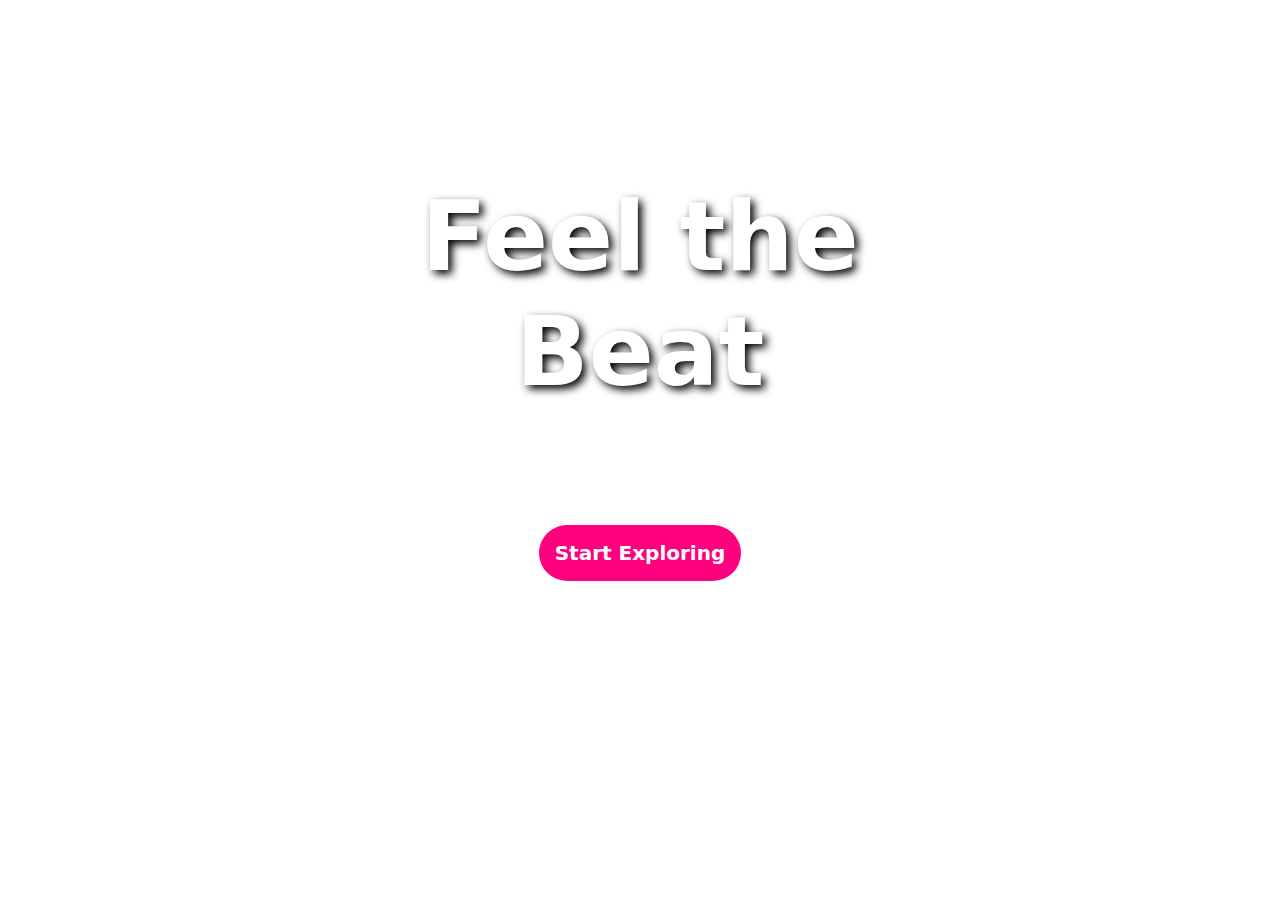
<file: index.html>
<!DOCTYPE html>
<html lang="en">

<head>
    <meta charset="UTF-8">
    <meta name="viewport" content="width=device-width, initial-scale=1.0">
    <title>Vibe Music</title>
    <!-- Bootstrap CSS -->
    <link href="https://cdn.jsdelivr.net/npm/bootstrap@5.3.1/dist/css/bootstrap.min.css" rel="stylesheet">
    <style>
        body {
            height: 100vh;
            background-image: url('https://png.pngtree.com/thumb_back/fh260/background/20230610/pngtree-woman-in-colorful-music-sound-wallpaper-image_2894117.jpg');
            background-position: center;
            background-attachment: fixed;
            background-size: cover;
            animation: fadeIn 3s ease-out; 
        }

        .hero-content {
            position: absolute;
            top: 20%;
            left: 50%;
            transform: translate(-50%);
            animation: bounceIn 2s ease-out, fadeIn 2s ease-out; /* Apply bounceIn and fadeIn to hero content */
        }

        .hero-content h1 {
            font-size: 6rem;
            text-shadow: 4px 4px 8px black;
            animation: pulse 1.5s infinite;
        }

        .btn-cta {
            background-color: #ff007f;
        }

        .btn-cta:hover {
            background-color: #ff66b3;
            transform: scale(1.1);
            box-shadow: 0px 0px 15px rgba(255, 105, 180, 0.6);
        }

        @keyframes fadeIn {
            0% {
                opacity: 0;
            }

            100% {
                opacity: 1;
            }
        }

        @keyframes bounceIn {
            0% {
                transform: translate(-50%, -2000px);
                opacity: 0;
            }

            60% {
                transform: translate(-50%, 30px);
                opacity: 1;
            }

            80% {
                transform: translate(-50%, -10px);
            }

            100% {
                transform: translate(-50%, 0);
            }
        }

        @keyframes pulse {
            0% {
                transform: scale(1);
                color: #ff007f;
            }

            50% {
                transform: scale(1.1);
                color: #ff4da6;
            }

            100% {
                transform: scale(1);
                color: #ff007f;
            }
        }
    </style>
</head>

<body>

    <div class="hero-content text-white text-center">
        <h1 class="fw-bolder">Feel the <br>Beat</h1>
        <p class="fs-4 mb-5">Your music journey starts here, discover the hottest tracks</p>
        <a href="home.html" class="p-3 text-white rounded-5 btn-cta fw-bold text-decoration-none fs-5">Start
            Exploring</a>
    </div>

    <script src="https://cdn.jsdelivr.net/npm/@popperjs/core@2.11.6/dist/umd/popper.min.js"></script>
    <script src="https://cdn.jsdelivr.net/npm/bootstrap@5.3.1/dist/js/bootstrap.min.js"></script>
</body>

</html>
</file>
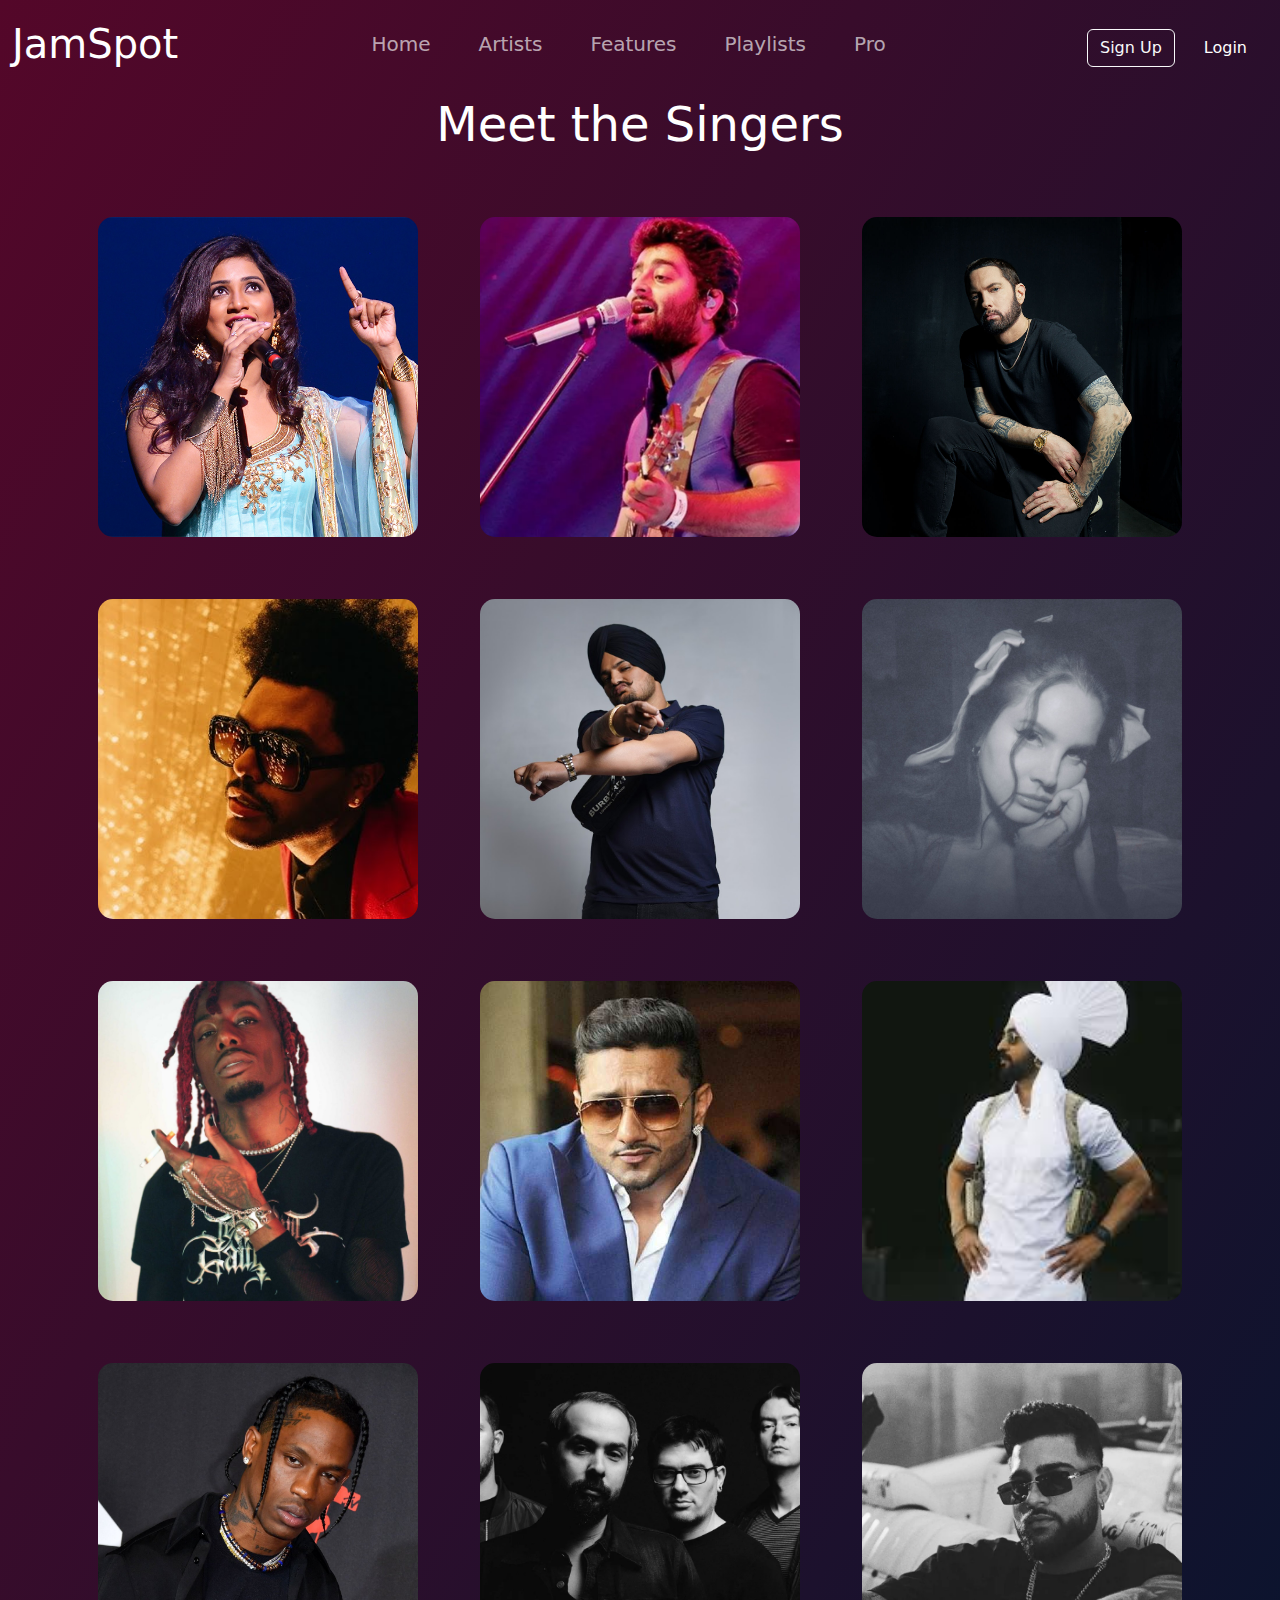
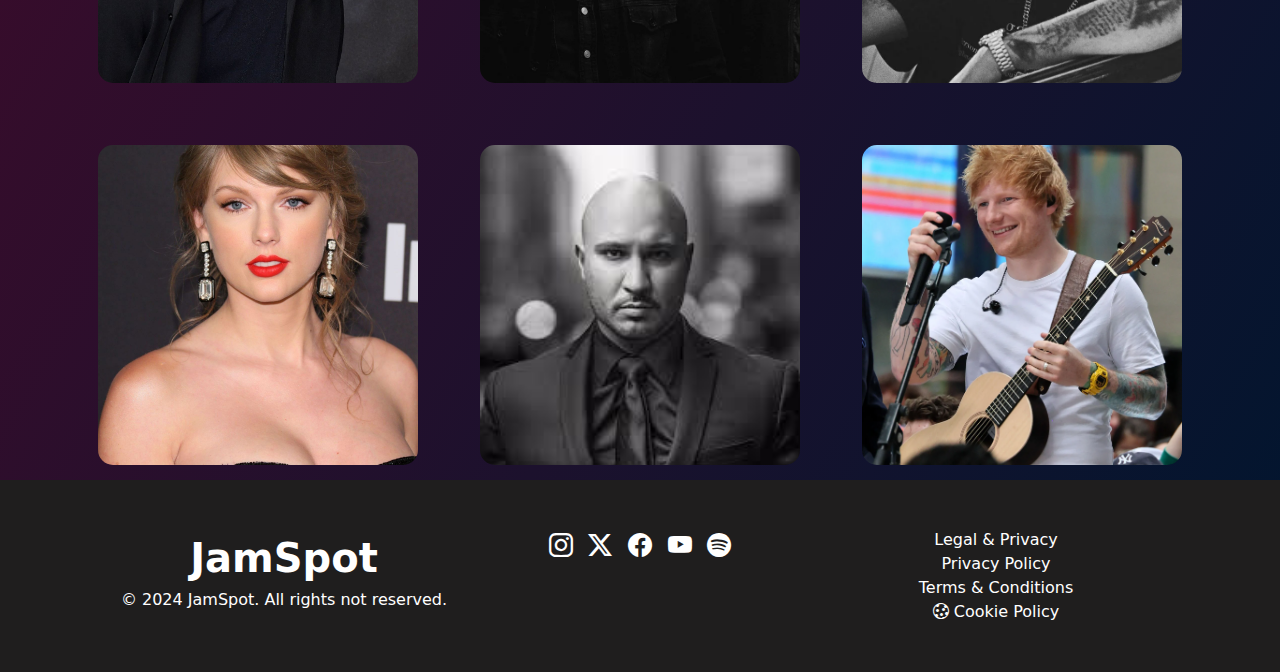
<file: artists.html>
<!DOCTYPE html>
<html lang="en" data-bs-theme = "dark">
<head>
  <meta charset="UTF-8">
  <meta name="viewport" content="width=device-width, initial-scale=1.0">
  <title>Singers Section</title>
  <link href="https://fonts.googleapis.com/css2?family=Poppins:wght@700&family=Russo+One&display=swap" rel="stylesheet">
  <link href="https://cdn.jsdelivr.net/npm/bootstrap@5.3.0-alpha1/dist/css/bootstrap.min.css" rel="stylesheet">
  <!-- Custom CSS -->
  <link href="crazy.css" rel="stylesheet">
  <style>
    body{
      background: linear-gradient(120deg, rgba(84,7,41,1) 0%, rgba(0,22,47,1) 100%);
    }

    .navbar {
      color: white;
    }

    .singers-section h2 {
      font-size: 3rem;
      margin-bottom: 3rem;
    }

    .singer-card {
      position: relative;
      margin: 15px;
      border-radius: 15px;
      overflow: hidden;
      transition: transform 0.3s ease;
    }

    .singer-card img {
      width: 100%;
      height: 100%;
      object-fit: cover;
      transition: transform 0.3s ease;
    }

    .singer-card:hover {
      transform: scale(1.05);
      box-shadow: 0 10px 20px rgba(0, 0, 0, 0.5);
    }

    .singer-card:hover img {
      transform: scale(1.1);
    }

    .singer-card .overlay {
      position: absolute;
      top: 0;
      left: 0;
      right: 0;
      bottom: 0;
      background: rgba(0, 0, 0, 0.6);
      display: flex;
      justify-content: center;
      align-items: center;
      opacity: 0;
      transition: opacity 0.3s ease;
    }

    .singer-card:hover .overlay {
      opacity: 1;
    }

    .singer-card .overlay .details h4 {
      font-size: 2rem;
      font-family: 'Russo One', sans-serif;
      margin-bottom: 10px;
    }

    .singer-card .overlay .details p {
      font-size: 1.2rem;
      margin-bottom: 15px;
    }

    .singer-gallery {
      display: flex;
      flex-wrap: wrap;
      justify-content: center;
      gap: 2rem;
    }

    .singer-card {
      width: 20rem;
      height: 20rem;
    }

  </style>
</head>
<body>

  <nav class="navbar navbar-expand-lg navbar-custom">
    <div class="container-fluid">
      <h1 id="website-name">JamSpot</h1>
      <button class="navbar-toggler btn btn-outline-dark" class="btn btn-primary" type="button"
        data-bs-toggle="offcanvas" data-bs-target="#offcanvasExample" aria-controls="offcanvasExample">
        <span class="navbar-toggler-icon"></span>
      </button>
      <div class="collapse navbar-collapse" id="navbarSupportedContent">
        <div class="d-flex justify-content-center align-items-center flex-grow-1">
          <ul class="navbar-nav list-unstyled">
            <li class="nav-item h5 p-3 "><a class="nav-link" href="home.html" id="tabs">Home</a></li>
            <li class="nav-item h5 p-3"><a class="nav-link" href="artists.html" id="tabs">Artists</a></li>
            <li class="nav-item h5 p-3"><a class="nav-link" href="features.html" id="tabs">Features</a></li>
            <li class="nav-item h5 p-3"><a class="nav-link" href="playlists.html" id="tabs">Playlists</a>
            </li>
            <li class="nav-item h5 p-3"><a class="nav-link" href="pro.html" id="tabs">Pro</a></li>
          </ul>
        </div>
        <div class="d-flex justify-content-end">
          <a href="sign.html"><button class="btn btn-outline-light m-2 join">Sign Up</button></a>
            <a href="login.html"><button class="btn m-2 join text-white">Login</button></a>
        </div>
      </div>
    </div>
    </div>
  </nav>

  <!-- this is offcanvas code -->
  <div class="container">
    <div class="offcanvas offcanvas-start" tabindex="-1" id="offcanvasExample" aria-labelledby="offcanvasExampleLabel">
      <div class="offcanvas-header">
        <h5 class="offcanvas-title" id="offcanvasExampleLabel">
          <p class="fs-2 fw-medium">JamSpot</p>
        </h5>
        <button type="button" class="btn-close" data-bs-dismiss="offcanvas" aria-label="Close"></button>

      </div>
      <div class="offcanvas-body">
        <div class="container-fluid">
          <ul class="d-flex align-items-center justify-content-center flex-column list-unstyled">
            <li class="nav-item h5 p-3 "><a class="nav-link" href="home.html" id="tabs">Home</a></li>
            <li class="nav-item h5 p-3"><a class="nav-link" href="artists.html" id="tabs">Artists</a></li>
            <li class="nav-item h5 p-3"><a class="nav-link" href="features.html" id="tabs">Features</a></li>
            <li class="nav-item h5 p-3"><a class="nav-link" href="playlists.html" id="tabs">Playlists</a>
            </li>
            <li class="nav-item h5 p-3"><a class="nav-link" href="pro.html" id="tabs">Pro</a></li>
          </ul>
          <div class="d-flex justify-content-end mt-5">
            <a href="sign.html"><button class="btn btn-primary m-2 join text-white">Sign Up</button></a>
            <a href="login.html"><button class="btn m-2 join btn-outline-light text-white">Login</button></a>
          </div>
        </div>
      </div>
    </div>
  </div>

  <!-- Singers Section -->
  <section class="singers-section" id="singers">
    <h2 class="text-center text-white">Meet the Singers</h2>
    <div class="singer-gallery container">
      <!-- Singer 1 -->
      <div class="singer-card">
        <img src="images/shreya.jpg" alt="Singer 1">
        <div class="overlay text-center">
          <div class="details">
            <h4>Shreya Ghoshal</h4>
            <p>Bollywood</p>
          </div>
        </div>
      </div>

      <!-- Singer 2 -->
      <div class="singer-card">
        <img src="images/arijit.webp" alt="Singer 2">
        <div class="overlay text-center">
          <div class="details">
            <h4>Arijit Singh</h4>
            <p>Bollywood | Indian Pop</p>
          </div>
        </div>
      </div>

      <!-- Singer 6 -->
      <div class="singer-card">
        <img src="images/eminem.jpg" alt="Singer 4">
        <div class="overlay text-center">
          <div class="details">
            <h4>Eminem</h4>
            <p>Hip-Hop | Rap | Hardcore Rap</p>
          </div>
        </div>
      </div>

      <!-- Singer 3 -->
      <div class="singer-card">
        <img src="images/weekend.jpg" alt="Singer 4">
        <div class="overlay text-center">
          <div class="details">
            <h4>The Weeknd</h4>
            <p>R&B | Pop | Alternative R&B</p>
          </div>
        </div>
      </div> 
      
      <!-- Singer 5 -->
      <div class="singer-card">
        <img src="images/sidhu.jpg" alt="Singer 4">
        <div class="overlay text-center">
          <div class="details">
            <h4>Sidhu Moose Wala</h4>
            <p>Punjabi Hip-Hop | Punjabi Pop | Rap</p>
          </div>
        </div>
      </div>
      
      <!-- Singer 6 -->
      <div class="singer-card">
        <img src="images/lana.jpeg" alt="Singer 4">
        <div class="overlay text-center">
          <div class="details">
            <h4>Lana Del Rey </h4>
            <p>Baroque Pop | Alternative Rock</p>
          </div>
        </div>
      </div>
      

      <!-- Singer 7 -->
      <div class="singer-card">
        <img src="images/carti.jpg" alt="Singer 4">
        <div class="overlay text-center">
          <div class="details">
            <h4>Playboi Carti</h4>
            <p>Trap | Punk Rap</p>
          </div>
        </div>
      </div>

      <!-- Singer 8 -->
      <div class="singer-card">
        <img src="images/paji2.jpg" alt="Singer 4">
        <div class="overlay text-center">
          <div class="details">
            <h4>Honey Singh</h4>
            <p> Punjabi Hip-Hop | Punjabi Pop | Rap</p>
          </div>
        </div>
      </div>

      <!-- Singer 9 -->
      <div class="singer-card">
        <img src="images/dosanj.jpeg" alt="Singer 4">
        <div class="overlay text-center">
          <div class="details">
            <h4>DILJIT DOSANJH</h4>
            <p>Punjabi Pop | Bhangra | Bollywood</p>
          </div>
        </div>
      </div>

      <!-- Singer 10 -->
      <div class="singer-card">
        <img src="images/travis.jpg" alt="Singer 4">
        <div class="overlay text-center">
          <div class="details">
            <h4>Travis Scott</h4>
            <p>Hip-Hop | Rap | Trap</p>
          </div>
        </div>
      </div>

      <!-- Singer 11 -->
      <div class="singer-card">
        <img src="images/cigerate.webp" alt="Singer 4">
        <div class="overlay text-center">
          <div class="details">
            <h4>Cigarettes After Sex</h4>
            <p>Dream Pop | Indie Pop | Ambient Pop</p>
          </div>
        </div>
      </div>

      <!-- Singer 12 -->
      <div class="singer-card">
        <img src="images/aujla.webp" alt="Singer 4">
        <div class="overlay text-center">
          <div class="details">
            <h4>Karan Aujla</h4>
            <p>Punjabi Hip-Hop | Punjabi Pop </p>
          </div>
        </div>
      </div>

      <!-- Singer 13 -->
      <div class="singer-card">
        <img src="images/tailor.jpg" alt="Singer 4">
        <div class="overlay text-center">
          <div class="details">
            <h4>Taylor Swift</h4>
            <p>Country | Indie Folk | Alternative Rock</p>
          </div>
        </div>
      </div>

      <!-- Singer 14 -->
      <div class="singer-card">
        <img src="images/bprak.jpeg" alt="Singer 3">
        <div class="overlay text-center">
          <div class="details">
            <h4>B PRAAK</h4>
            <p>Punjabi Pop | Bollywood</p>
          </div>
        </div>
      </div>

      <!-- Singer 15-->
      <div class="singer-card">
        <img src="images/ed.webp" alt="Singer 4">
        <div class="overlay text-center">
          <div class="details">
            <h4>Ed Sheeran</h4>
            <p>Folk Pop | Acoustic Pop</p>
          </div>
        </div>
      </div>
    </div>
  </section>

  <footer>
    <div class="container text-center text-white p-5">
      <div class="row">
        <div class="col">
          <div><a href="#" class="fs-1 text-white text-decoration-none fw-semibold head">JamSpot</a></div>
          <div>&copy; 2024 JamSpot. All rights not reserved.</div>
        </div>
        <div class="col fs-4">
          <a href="#" class="text-white"><i class="bi bi-instagram p-1"></i></a>
          <a href="#" class="text-white"><i class="bi bi-twitter-x p-1"></i></a>
          <a href="#" class="text-white"><i class="bi bi-facebook p-1"></i></a>
          <a href="#" class="text-white"><i class="bi bi-youtube p-1"></i></a>
          <a href="#" class="text-white"><i class="bi bi-spotify p-1"></i></a>
        </div>
        <div class="col">
          <div><a href="#" class="text-white text-decoration-none">Legal & Privacy</a></div>
          <div><a href="#" class="text-white text-decoration-none">Privacy Policy</a></div>
          <div><a href="#" class="text-white text-decoration-none">Terms & Conditions</a></div>
          <div><a href="#" class="text-white text-decoration-none"><i class="bi bi-cookie"></i> Cookie Policy</a></div>
        </div>
      </div>
    </div>
  </footer>

  <!-- Bootstrap 5 and Icons CDN -->
  <script src="https://cdn.jsdelivr.net/npm/bootstrap@5.3.0-alpha1/dist/js/bootstrap.bundle.min.js"></script>
  <link href="https://cdn.jsdelivr.net/npm/bootstrap-icons/font/bootstrap-icons.css" rel="stylesheet">

</body>
</html>
</file>
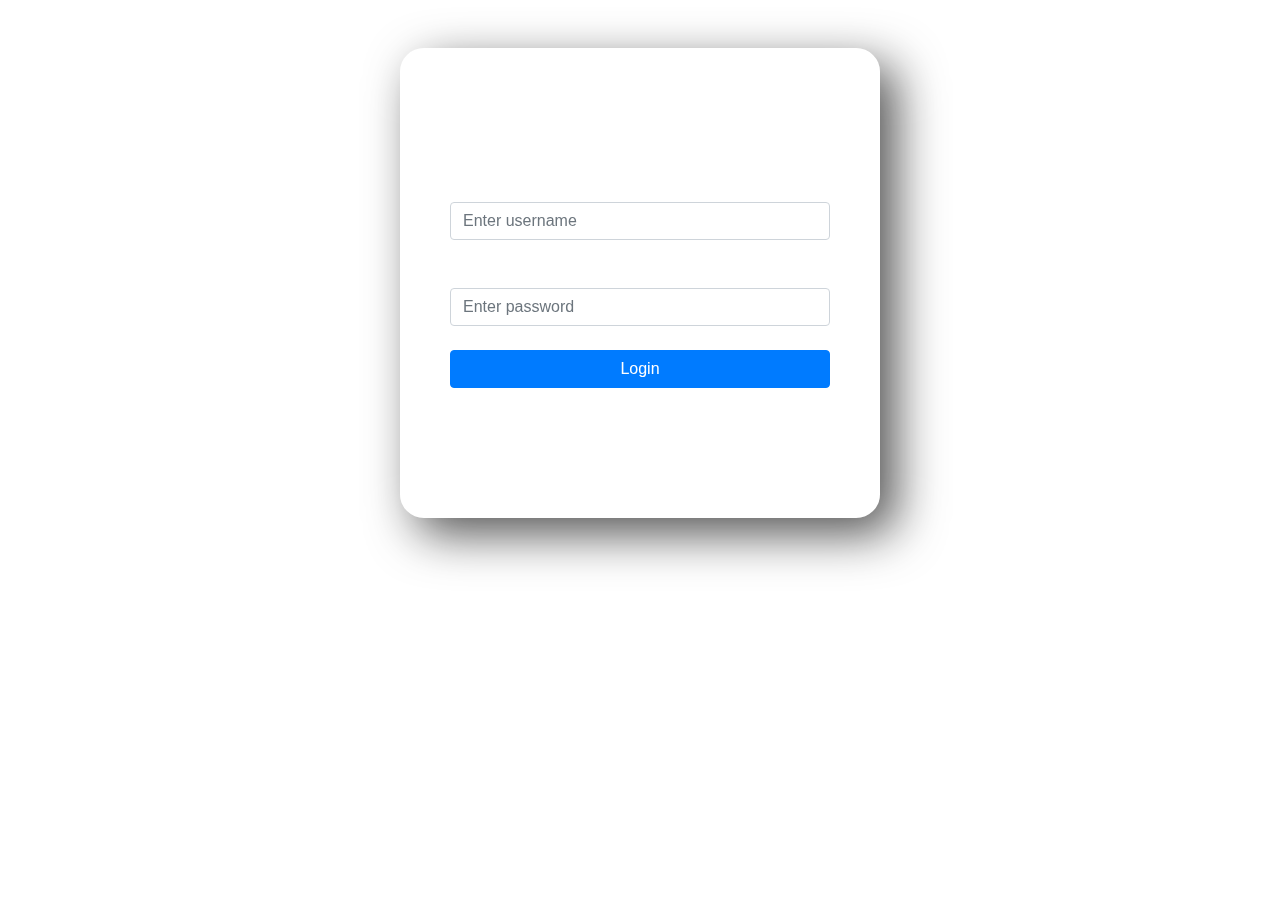
<file: login.html>
<!DOCTYPE html>
<html lang="en">
<head>
    <meta charset="UTF-8">
    <meta name="viewport" content="width=device-width, initial-scale=1.0">
    <title>Login Page</title>
    <link rel="stylesheet" href="https://cdnjs.cloudflare.com/ajax/libs/font-awesome/6.6.0/css/all.min.css" integrity="sha512-Kc323vGBEqzTmouAECnVceyQqyqdsSiqLQISBL29aUW4U/M7pSPA/gEUZQqv1cwx4OnYxTxve5UMg5GT6L4JJg==" crossorigin="anonymous" referrerpolicy="no-referrer" />
    <link href="https://maxcdn.bootstrapcdn.com/bootstrap/4.5.2/css/bootstrap.min.css" rel="stylesheet">
    <style>
        body {
            background-image: url("https://images.unsplash.com/photo-1528645602411-bbeb0d69a6de?fm=jpg&q=60&w=3000&ixlib=rb-4.0.3&ixid=M3wxMjA3fDB8MHxzZWFyY2h8MTV8fGRhcmslMjBiYWNrZ3JvdW5kJTIwbXVzaWN8ZW58MHx8MHx8fDA%3D");
            background-repeat: no-repeat;
            background-position: center;
            background-size: cover;
        }
        .login-container {
            max-width: 30rem;          
            border-radius: 5%;
            box-shadow: 1rem 1rem 3rem rgba(12, 12, 12, 0.7);
            backdrop-filter: blur(30px);
            border: 2px solid rgba(255,255,255,0.18);
        }
        .welcome{
            font-weight:bolder;
        }
    </style>
</head>
<body>

<div class="container-fluid login-container p-5 text-white mt-5">
        <div class="text-center welcome h1">Welcome Back!</div>
        <form>
            <div class="form-group mt-4">
                <label for="username">Username or Email</label>
                <input type="text" class="form-control" id="username" placeholder="Enter username" required>
            </div>
            <div class="form-group">
                <label for="password">Password</label>
                <input type="password" class="form-control" id="password" placeholder="Enter password" required>
            </div>
            <button type="submit" class="btn btn-primary btn-block mt-4 ">Login</button>
            <div class="text-center mt-2">
                <a href="#" class="text-white">Forgot password?</a>
                <a href="sign.html" class="text-white">Create an account</a>
            </div>
            <div class="mt-4">
                <a href="index.html" class="text-white"><i class="fa-solid fa-arrow-left m-2"></i>Back</a>
            </div>
        </form>
</div>

<script src="https://code.jquery.com/jquery-3.5.1.slim.min.js"></script>
<script src="https://cdn.jsdelivr.net/npm/@popperjs/core@2.9.2/dist/umd/popper.min.js"></script>
<script src="https://maxcdn.bootstrapcdn.com/bootstrap/4.5.2/js/bootstrap.min.js"></script>
</body>
</html>
</file>
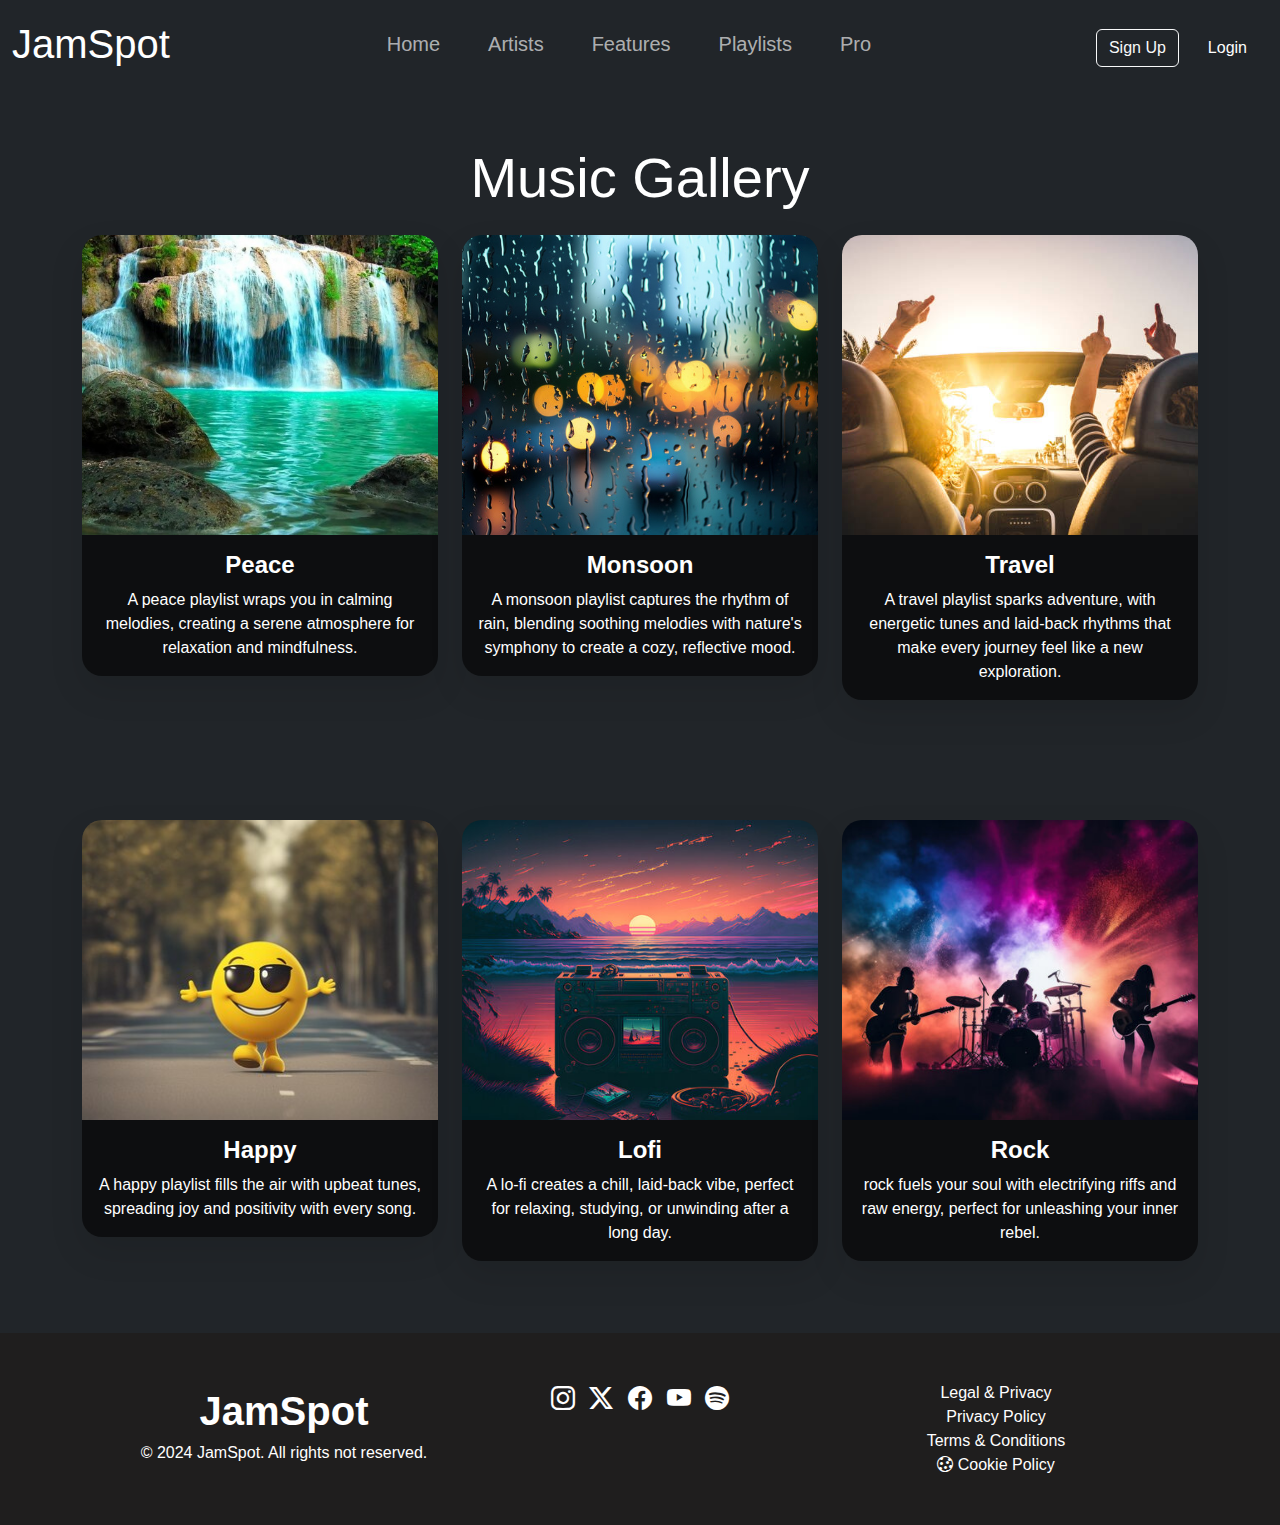
<file: playlists.html>
<!DOCTYPE html>
<html lang="en" data-bs-theme="dark">
<head>
    <meta charset="UTF-8">
    <meta name="viewport" content="width=device-width, initial-scale=1.0">
    <title>Playlists</title>
    <link rel="stylesheet" href="https://cdn.jsdelivr.net/npm/bootstrap-icons@1.11.3/font/bootstrap-icons.min.css">
    <link href="https://cdn.jsdelivr.net/npm/bootstrap@5.3.0-alpha1/dist/css/bootstrap.min.css" rel="stylesheet">
    <link href="crazy.css" rel="stylesheet">

    <!-- Custom Crazy CSS -->
    <style>
        /* Body Background */
        body {
            background-image: url("https://archive.webdesignhot.com/wp-content/uploads/2011/07/Vector-Musical-Notes-on-Wave-Background.jpg");
            background-size: cover;
            background-position: center;
            font-family: 'Arial', sans-serif;
        }

        /* Card Styles for Albums */
        .card-custom {
            border: none;
            box-shadow: 0 15px 35px rgba(0, 0, 0, 0.1);
            border-radius: 20px;
            overflow: hidden;
            transition: transform 0.3s ease, box-shadow 0.3s ease;
        }

        .card-custom:hover {
            transform: translateY(-10px);
            box-shadow: 0 25px 45px rgba(0, 0, 0, 0.2);
        }

        .card-img-top {
            height: 300px;
            object-fit: cover;
        }

        .card-body {
            background-color: rgba(0, 0, 0, 0.6);
            color: white;
            text-align: center;
        }

        .card-body h5 {
            font-size: 1.5rem;
            font-weight: bold;
        }

        .card-body p {
            font-size: 1rem;
        }
    </style>
</head>
<body>

<!-- Navigation Bar -->
<nav class="navbar navbar-expand-lg navbar-custom">
    <div class="container-fluid">
      <h1 id="website-name">JamSpot</h1>
      <button class="navbar-toggler btn btn-outline-dark" tclass="btn btn-primary" type="button"
        data-bs-toggle="offcanvas" data-bs-target="#offcanvasExample" aria-controls="offcanvasExample">
        <span class="navbar-toggler-icon"></span>
      </button>
      <div class="collapse navbar-collapse" id="navbarSupportedContent">
        <div class="d-flex justify-content-center align-items-center flex-grow-1">
          <ul class="navbar-nav list-unstyled">
            <li class="nav-item h5 p-3 "><a class="nav-link" href="home.html" id="tabs">Home</a></li>
            <li class="nav-item h5 p-3"><a class="nav-link" href="artists.html" id="tabs">Artists</a></li>
            <li class="nav-item h5 p-3"><a class="nav-link" href="features.html" id="tabs">Features</a></li>
            <li class="nav-item h5 p-3"><a class="nav-link" href="playlists.html" id="tabs">Playlists</a>
            </li>
            <li class="nav-item h5 p-3"><a class="nav-link" href="pro.html" id="tabs">Pro</a></li>
          </ul>
        </div>
        <div class="d-flex justify-content-end">
          <a href="sign.html"><button class="btn btn-outline-light m-2 join">Sign Up</button></a>
            <a href="login.html"><button class="btn m-2 join text-white">Login</button></a>
        </div>
      </div>
    </div>
    </div>
  </nav>

  <!-- this is offcanvas code -->
  <div class="container">
    <div class="offcanvas offcanvas-start" tab="-1" id="offcanvasExample" aria-labelledby="offcanvasExampleLabel">
      <div class="offcanvas-header">
        <h5 class="offcanvas-title" id="offcanvasExampleLabel">
          <p class="fs-2 fw-medium">JamSpot</p>
        </h5>
        <button type="button" class="btn-close" data-bs-dismiss="offcanvas" aria-label="Close"></button>

      </div>
      <div class="offcanvas-body">
        <div class="container-fluid">
          <ul class="d-flex align-items-center justify-content-center flex-column list-unstyled">
            <li class="nav-item h5 p-3 "><a class="nav-link" href="home.html" id="tabs">Home</a></li>
            <li class="nav-item h5 p-3"><a class="nav-link" href="artists.html" id="tabs">Artists</a></li>
            <li class="nav-item h5 p-3"><a class="nav-link" href="features.html" id="tabs">Features</a></li>
            <li class="nav-item h5 p-3"><a class="nav-link" href="playlists.html" id="tabs">Playlists</a>
            </li>
            <li class="nav-item h5 p-3"><a class="nav-link" href="pro.html" id="tabs">Pro</a></li>
          </ul>
          <div class="d-flex justify-content-end mt-5">
            <a href="sign.html"><button class="btn btn-primary m-2 join text-white">Sign Up</button></a>
            <a href="login.html"><button class="btn m-2 join btn-outline-light text-white">Login</button></a>
          </div>
        </div>
      </div>
    </div>
  </div>


<!-- Gallery Section -->
<div id="gallery" class="container py-5">
    <h2 class="display-4 text-center mb-4 text-white">Music Gallery</h2>
    <div class="row">
        <!-- Card 1 -->
        <div class="col-md-4 mb-4">
            <div class="card card-custom">
                <img src="images/peace.jpg" class="card-img-top" alt="Album 1">
                <div class="card-body">
                    <h5 class="card-title">Peace </h5>
                    <p class="card-text">A peace playlist wraps you in calming melodies, creating a serene atmosphere for relaxation and mindfulness.</p>
                </div>
            </div>
        </div>
        <!-- Card 2 -->
        <div class="col-md-4 mb-4">
            <div class="card card-custom">
                <img src="images/monsson.jpg" class="card-img-top" alt="Album 2">
                <div class="card-body">
                    <h5 class="card-title">Monsoon </h5>
                    <p class="card-text">A monsoon playlist captures the rhythm of rain, blending soothing melodies with nature's symphony to create a cozy, reflective mood.</p>
                </div>
            </div>
        </div>
        <!-- Card 3 -->
        <div class="col-md-4 mb-4">
            <div class="card card-custom">
                <img src="images/travel.jpg" class="card-img-top" alt="Album 3">
                <div class="card-body">
                    <h5 class="card-title">Travel </h5>
                    <p class="card-text"> A travel playlist sparks adventure, with energetic tunes and laid-back rhythms that make every journey feel like a new exploration. </p>
                </div>
            </div>
        </div>
    </div>
</div>


<!-- Parallax Section -->
<div class="parallax"></div>

<!-- Gallery Section -->
<div id="gallery" class="container py-5">
    <div class="row">
        <!-- Card 1 -->
        <div class="col-md-4 mb-4 ">
            <div class="card card-custom">
                <img src="images/happy.jpg" class="card-img-top" alt="Album 1">
                <div class="card-body">
                    <h5 class="card-title">Happy </h5>
                    <p class="card-text">A happy playlist fills the air with upbeat tunes, spreading joy and positivity with every song.</p>
                </div>
            </div>
        </div>
        <!-- Card 2 -->
        <div class="col-md-4 mb-4 ">
            <div class="card card-custom">
                <img src="images/lofi.jpg" class="card-img-top" alt="Album 2">
                <div class="card-body">
                    <h5 class="card-title">Lofi </h5>
                    <p class="card-text">A lo-fi creates a chill, laid-back vibe, perfect for relaxing, studying, or unwinding after a long day.</p>
                </div>
            </div>
        </div>
        <!-- Card 3 -->
        <div class="col-md-4 mb-4 ">
            <div class="card card-custom">
                <img src="images/rock.jpg" class="card-img-top" alt="Album 3">
                <div class="card-body">
                    <h5 class="card-title">Rock </h5>
                    <p class="card-text"> rock  fuels your soul with electrifying riffs and raw energy, perfect for unleashing your inner rebel. </p>
                </div>
            </div>
        </div>
    </div>
</div>

<!-- Footer -->
<footer>
    <div class="container text-center text-white p-5">
      <div class="row">
        <div class="col">
          <div><a href="#" class="fs-1 text-white text-decoration-none fw-semibold head">JamSpot</a></div>
          <div>&copy; 2024 JamSpot. All rights not reserved.</div>
        </div>
        <div class="col fs-4">
          <a href="#" class="text-white"><i class="bi bi-instagram p-1"></i></a>
          <a href="#" class="text-white"><i class="bi bi-twitter-x p-1"></i></a>
          <a href="#" class="text-white"><i class="bi bi-facebook p-1"></i></a>
          <a href="#" class="text-white"><i class="bi bi-youtube p-1"></i></a>
          <a href="#" class="text-white"><i class="bi bi-spotify p-1"></i></a>
        </div>
        <div class="col">
          <div><a href="#" class="text-white text-decoration-none">Legal & Privacy</a></div>
          <div><a href="#" class="text-white text-decoration-none">Privacy Policy</a></div>
          <div><a href="#" class="text-white text-decoration-none">Terms & Conditions</a></div>
          <div><a href="#" class="text-white text-decoration-none"><i class="bi bi-cookie"></i> Cookie Policy</a></div>
        </div>
      </div>
    </div>
  </footer>

<!-- Bootstrap JS and Popper -->
<script src="https://cdn.jsdelivr.net/npm/@popperjs/core@2.11.6/dist/umd/popper.min.js"></script>
<script src="https://cdn.jsdelivr.net/npm/bootstrap@5.3.0-alpha1/dist/js/bootstrap.min.js"></script>

</body>
</html>
</file>
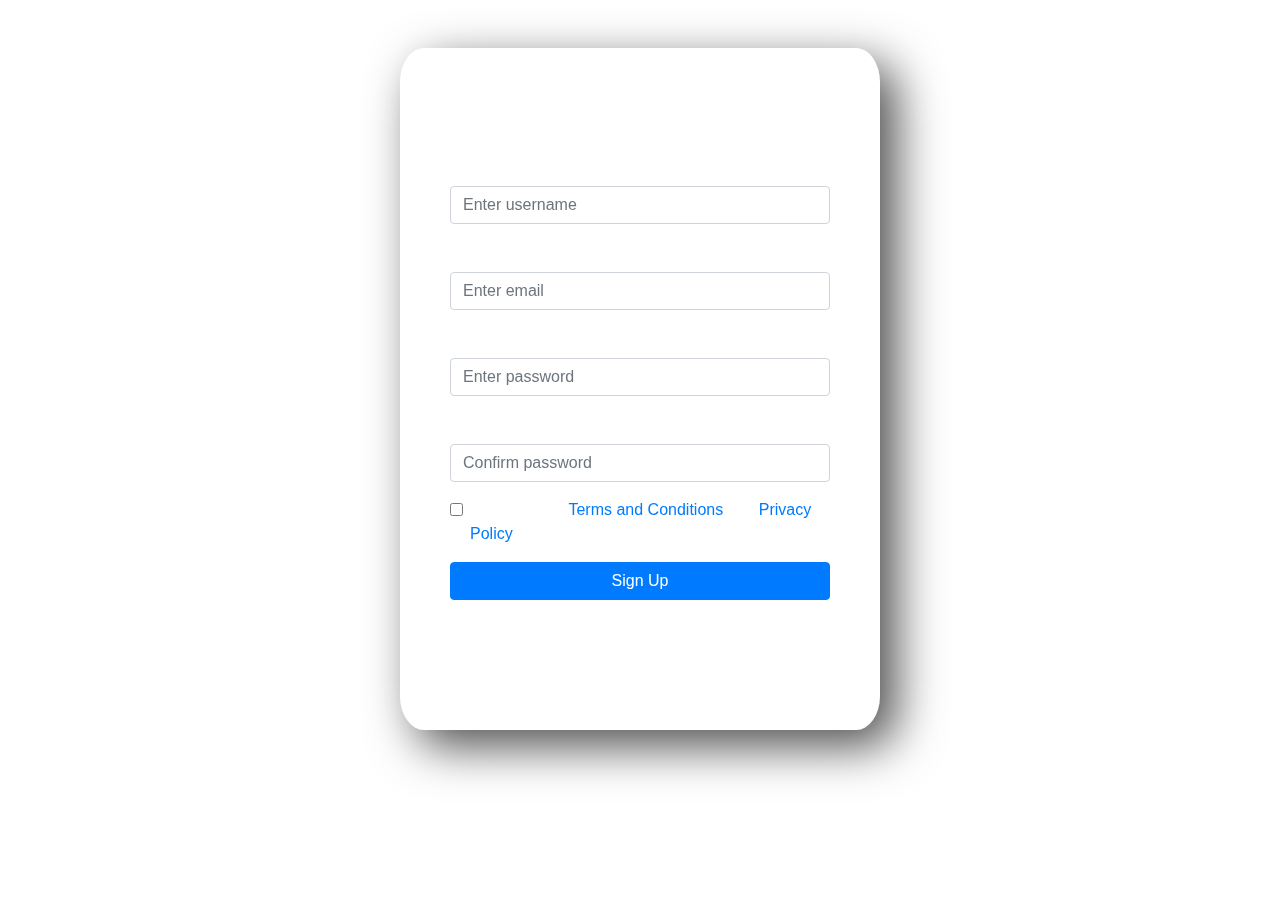
<file: sign.html>
<!DOCTYPE html>
<html lang="en">
    <head>
        <meta charset="UTF-8">
        <meta name="viewport" content="width=device-width, initial-scale=1.0">
        <title>Sign Up Page</title>
        <link rel="stylesheet"
            href="https://cdnjs.cloudflare.com/ajax/libs/font-awesome/6.6.0/css/all.min.css"
            integrity="sha512-Kc323vGBEqzTmouAECnVceyQqyqdsSiqLQISBL29aUW4U/M7pSPA/gEUZQqv1cwx4OnYxTxve5UMg5GT6L4JJg=="
            crossorigin="anonymous" referrerpolicy="no-referrer" />
        <link
            href="https://maxcdn.bootstrapcdn.com/bootstrap/4.5.2/css/bootstrap.min.css"
            rel="stylesheet">
        <style>
        body {
            background-image: url("https://images.unsplash.com/photo-1528645602411-bbeb0d69a6de?fm=jpg&q=60&w=3000&ixlib=rb-4.0.3&ixid=M3wxMjA3fDB8MHxzZWFyY2h8MTV8fGRhcmslMjBiYWNrZ3JvdW5kJTIwbXVzaWN8ZW58MHx8MHx8fDA%3D");
            background-position: center;
            background-size: cover;
        }
        .signup-container {
            max-width: 30rem;            
            border-radius: 5%;
            box-shadow: 1rem 1rem 3rem rgba(0, 0, 0, 0.7);
            backdrop-filter: blur(40px);
            border: 2px solid rgba(255,255,255,0.18);
        }
        .join{
            font-weight:bolder;
        }
    </style>
    </head>
    <body>

        <div class="container text-white signup-container p-5 mt-5 ">
            <div class="text-center h1 join-us">Join Us, Now</div>
            <form>
                <div class="form-group">
                    <label for="username">Username</label>
                    <input type="text" class="form-control" id="username"
                        placeholder="Enter username" required>
                </div>
                <div class="form-group">
                    <label for="email">Email address</label>
                    <input type="email" class="form-control" id="email"
                        placeholder="Enter email" required>
                </div>
                <div class="form-group">
                    <label for="password">Password</label>
                    <input type="password" class="form-control" id="password"
                        placeholder="Enter password" required>
                </div>
                <div class="form-group">
                    <label for="confirm-password">Confirm Password</label>
                    <input type="password" class="form-control"
                        id="confirm-password" placeholder="Confirm password"
                        required>
                </div>
                <div class="form-check mb-3">
                    <input type="checkbox" class="form-check-input" required>
                    <label class="form-check-label" for="termsCheckbox">
                      I agree to the <a href="#" target="_blank">Terms and Conditions</a> and <a href="#" target="_blank">Privacy Policy</a>.
                    </label>
                  </div>
                <button type="submit" class="btn btn-primary btn-block">Sign
                    Up</button>
                <div class="text-center mt-2">
                    <a href="login.html" class="text-white">Already have an account? Login</a>
                </div>

                <div class="mt-4">
                    <a href="index.html" class="text-white"><i
                            class="fa-solid fa-arrow-left m-2"></i>Back</a>
                </div>

            </form>
        </div>

        <script src="https://code.jquery.com/jquery-3.5.1.slim.min.js"></script>
        <script
            src="https://cdn.jsdelivr.net/npm/@popperjs/core@2.9.2/dist/umd/popper.min.js"></script>
        <script
            src="https://maxcdn.bootstrapcdn.com/bootstrap/4.5.2/js/bootstrap.min.js"></script>
    </body>
</html>
</file>
<file: crazy.css>
#website-name {
    color: #ffffff;
}

.nav

.navbar-nav .nav-link:hover {
    color: #ffffff;
}

.offcanvas-body .nav-link:hover {
    color: #000cb0;
}

footer {
    background-color: rgb(31, 30, 30);
}

footer i:hover{
    color: yellow;
}

.welcome {
    font-weight: bolder;
}

.box {
    background: linear-gradient(90deg, rgb(59, 17, 60), rgb(21, 7, 62));
    box-shadow: 0 05px 20px #19122ca1;
    transition: transform 0.3s ease;
}

.box:hover {
    transform: translateX(40px);
    background-color: #000cb0;
}

.box img {
    transition: transform 0.8s ease;
    height: 15rem;
    width: 15rem;
}

.box img:hover {
    transform: scale(1.06);
}
</file>
